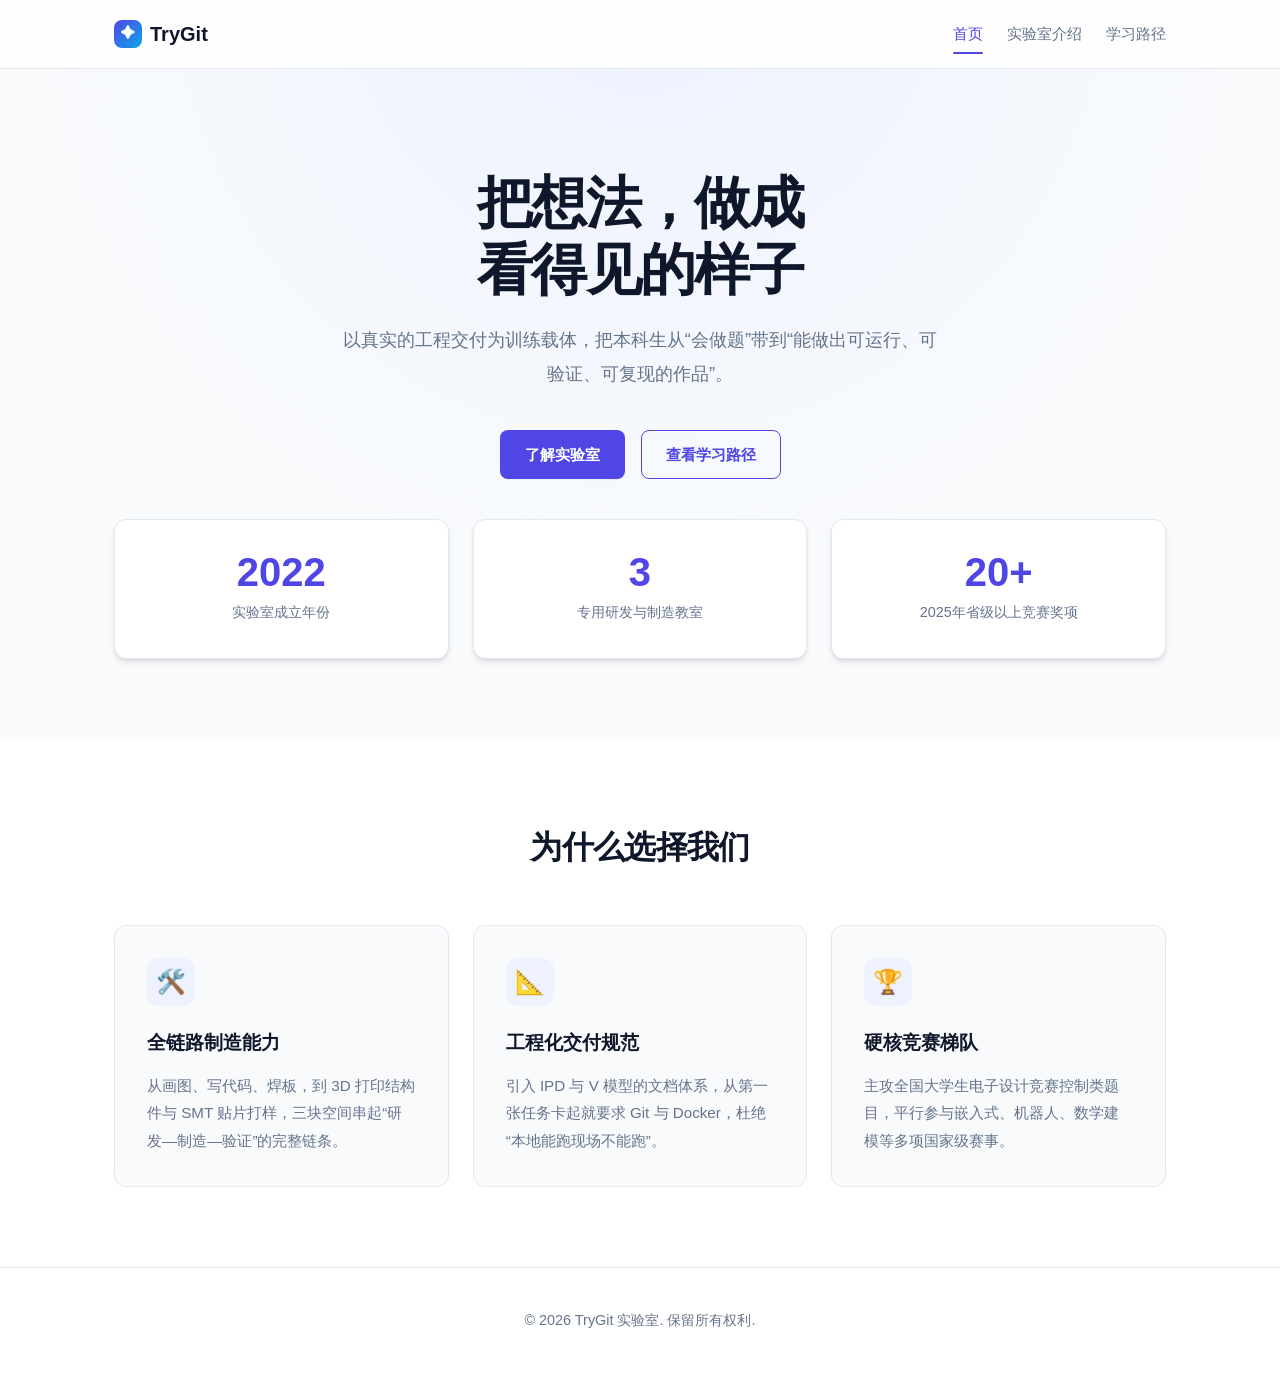
<file: index.html>
<!DOCTYPE html>
<html lang="zh-CN">
<head>
  <meta charset="UTF-8">
  <meta name="viewport" content="width=device-width, initial-scale=1.0">
  <title>TryGit 实验室 - 首页</title>
  <link rel="icon" href="data:image/svg+xml,<svg xmlns='http://www.w3.org/2000/svg' viewBox='0 0 100 100'><text y='.9em' font-size='90'>✦</text></svg>">
  <link rel="stylesheet" href="css/style.css">
</head>
<body>

  <!-- 导航栏 -->
  <header class="site-header">
    <div class="container">
      <a href="index.html" class="logo">
        <span class="logo-mark">✦</span> TryGit
      </a>
      <button class="menu-toggle" aria-label="打开菜单">☰</button>
      <nav class="site-nav">
        <a href="index.html" class="active">首页</a>
        <a href="about.html">实验室介绍</a>
        <a href="path.html">学习路径</a>
      </nav>
    </div>
  </header>

  <!-- 首屏 Hero -->
  <section class="hero-home">
    <div class="container">
      <h1>把想法，做成<br>看得见的样子</h1>
      <p>以真实的工程交付为训练载体，把本科生从“会做题”带到“能做出可运行、可验证、可复现的作品”。</p>
      <div class="hero-actions">
        <a href="about.html" class="btn btn-primary">了解实验室</a>
        <a href="path.html" class="btn btn-outline">查看学习路径</a>
      </div>
    </div>
  </section>

  <!-- 数据统计 -->
  <div class="container">
    <div class="stats-grid">
      <div class="stat-card">
        <div class="stat-number">2022</div>
        <div class="stat-label">实验室成立年份</div>
      </div>
      <div class="stat-card">
        <div class="stat-number">3</div>
        <div class="stat-label">专用研发与制造教室</div>
      </div>
      <div class="stat-card">
        <div class="stat-number">20+</div>
        <div class="stat-label">2025年省级以上竞赛奖项</div>
      </div>
    </div>
  </div>

  <!-- 核心特色 -->
  <section class="features-section">
    <div class="container">
      <h2 class="section-title">为什么选择我们</h2>
      <div class="card-grid">
        <div class="feature-card">
          <div class="feature-icon">🛠️</div>
          <h3>全链路制造能力</h3>
          <p>从画图、写代码、焊板，到 3D 打印结构件与 SMT 贴片打样，三块空间串起“研发—制造—验证”的完整链条。</p>
        </div>
        <div class="feature-card">
          <div class="feature-icon">📐</div>
          <h3>工程化交付规范</h3>
          <p>引入 IPD 与 V 模型的文档体系，从第一张任务卡起就要求 Git 与 Docker，杜绝“本地能跑现场不能跑”。</p>
        </div>
        <div class="feature-card">
          <div class="feature-icon">🏆</div>
          <h3>硬核竞赛梯队</h3>
          <p>主攻全国大学生电子设计竞赛控制类题目，平行参与嵌入式、机器人、数学建模等多项国家级赛事。</p>
        </div>
      </div>
    </div>
  </section>

  <!-- 页脚 -->
  <footer class="site-footer">
    <div class="container">
      <p>&copy; 2026 TryGit 实验室. 保留所有权利.</p>
    </div>
  </footer>

  <button class="to-top" aria-label="回到顶部">↑</button>
  <script src="js/main.js"></script>
</body>
</html>
</file>
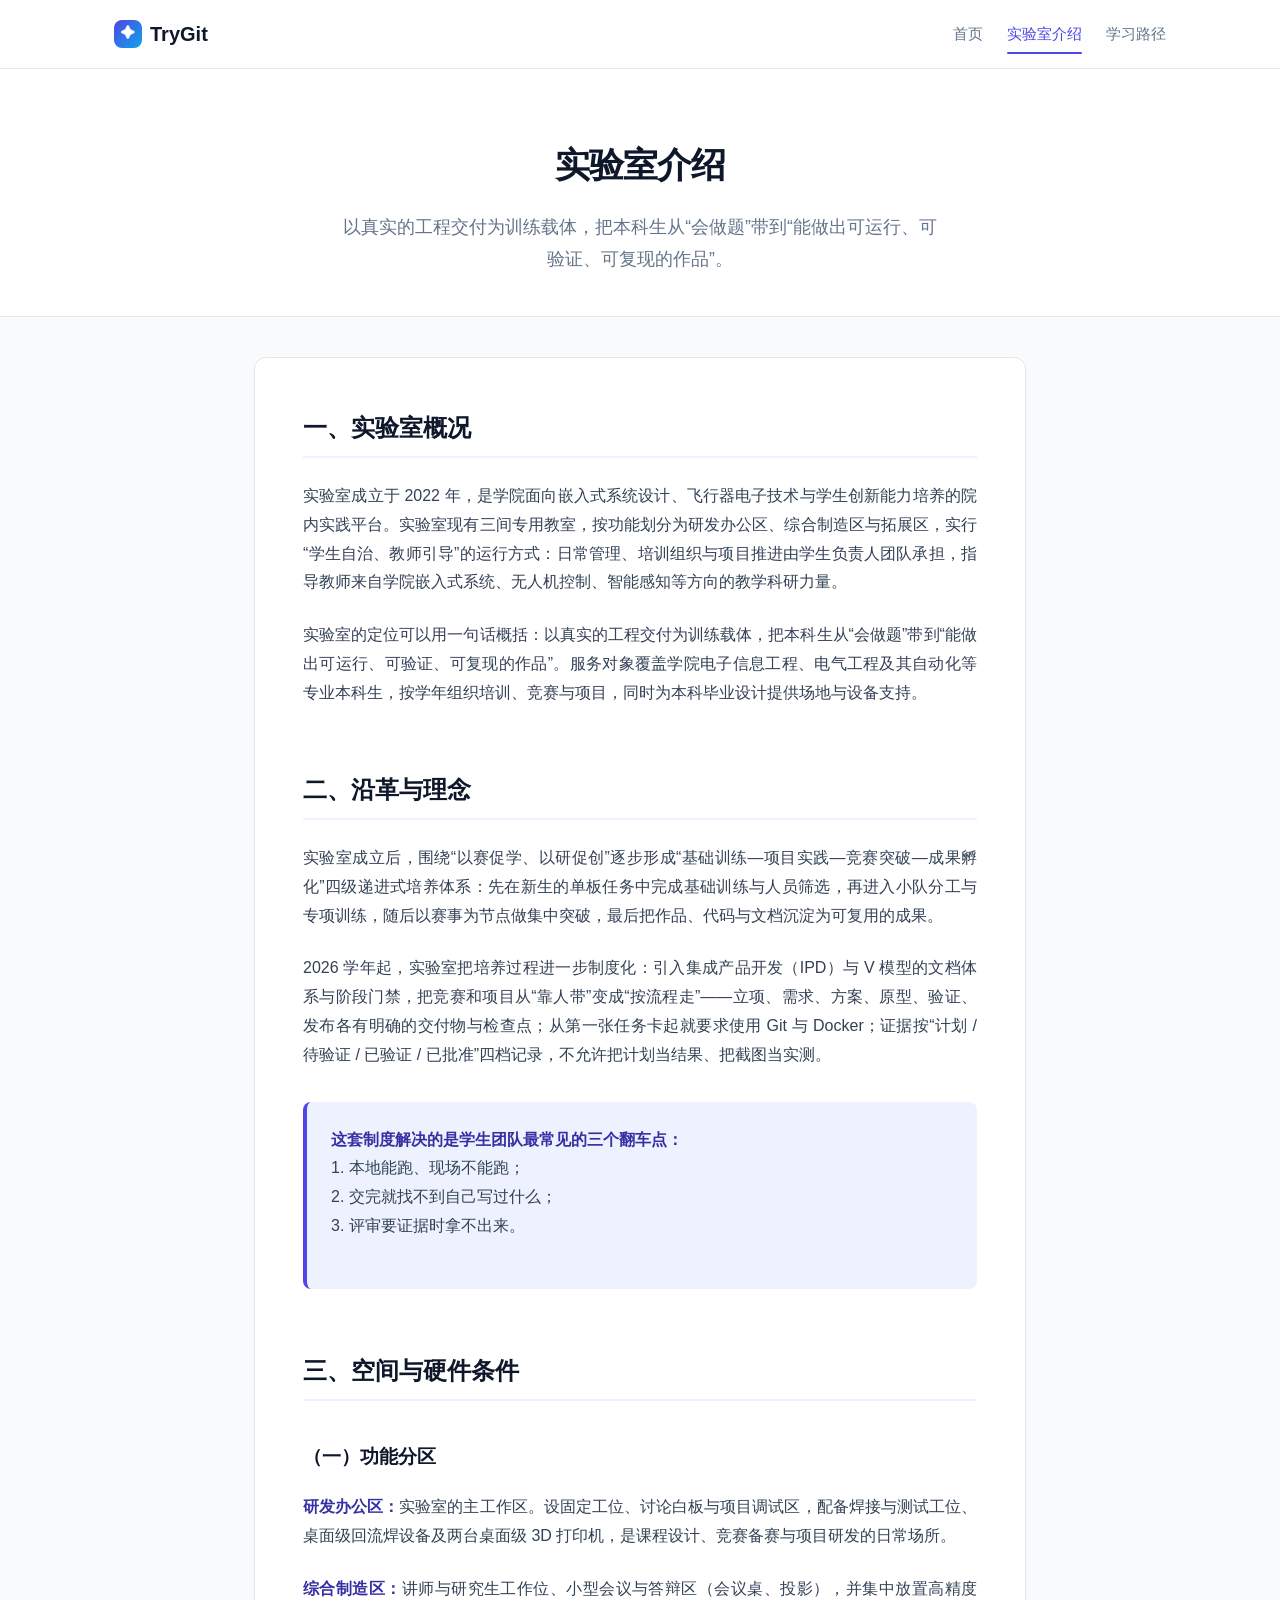
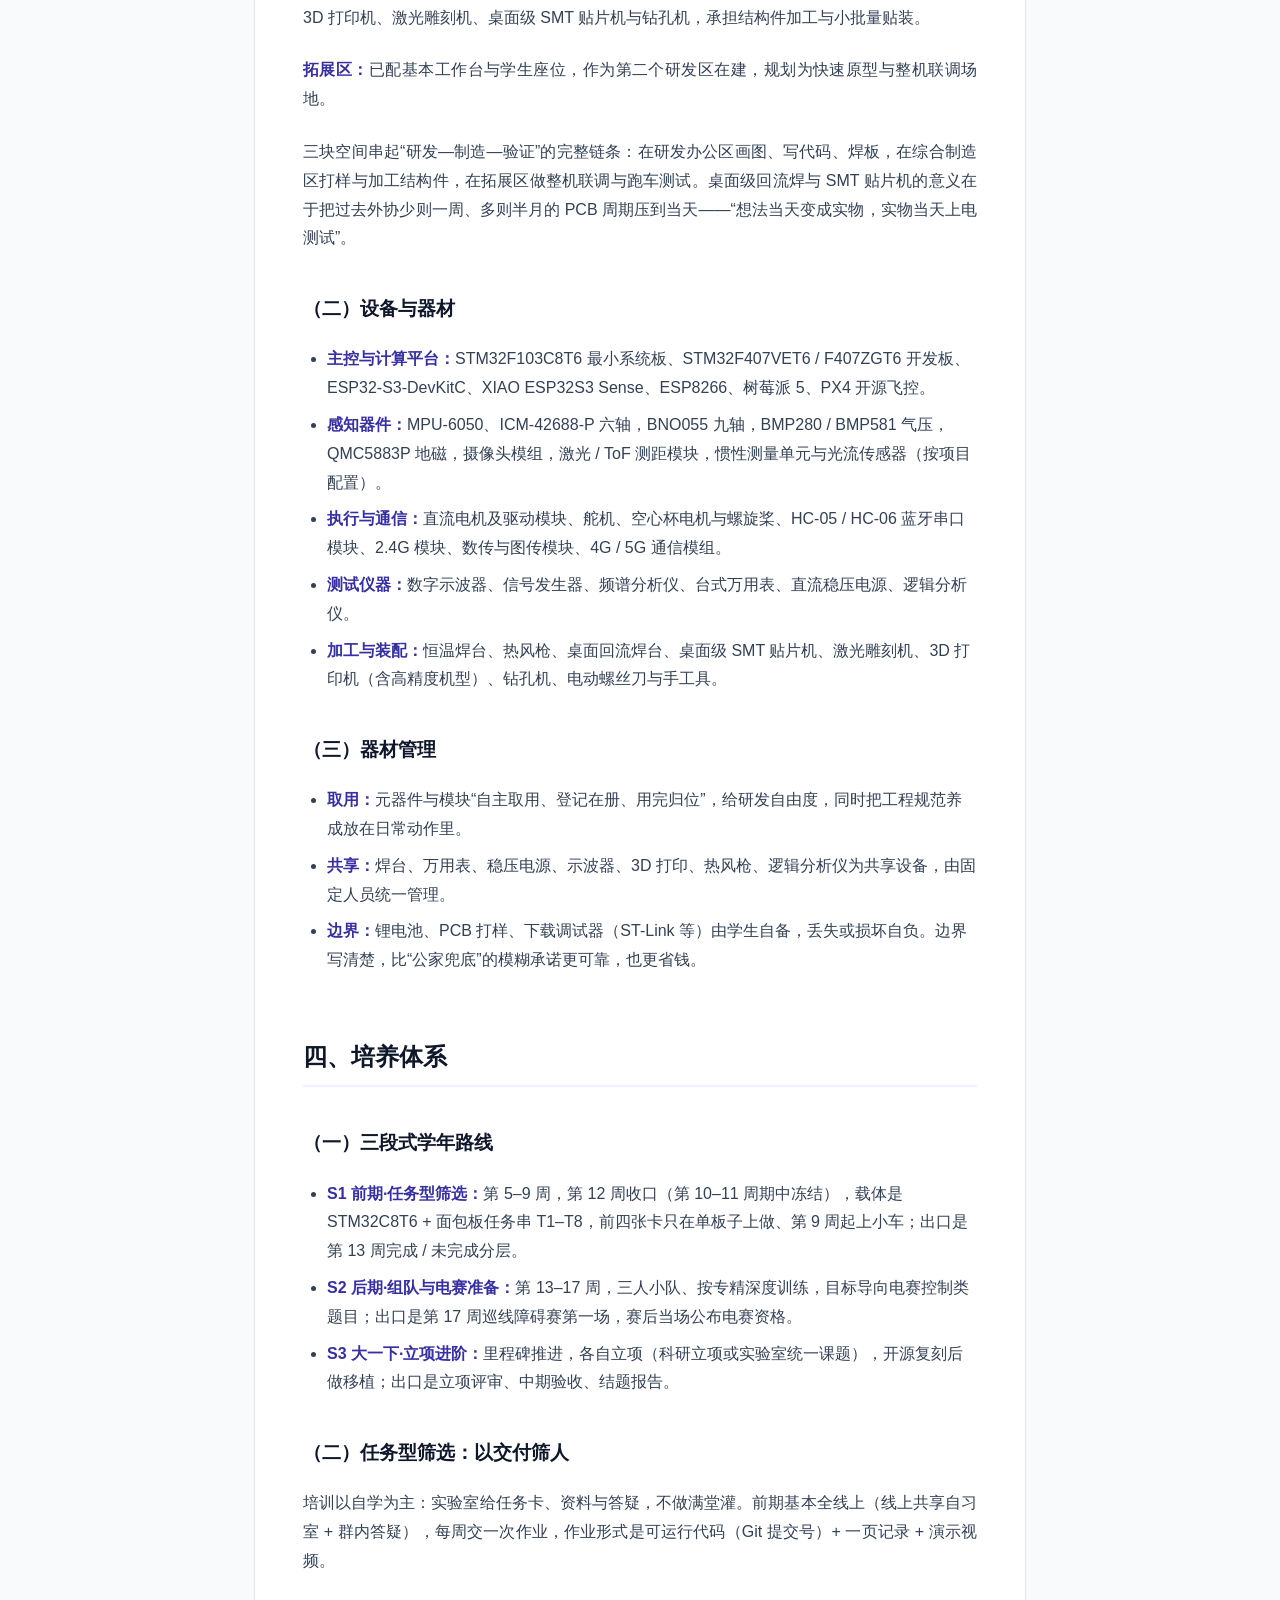
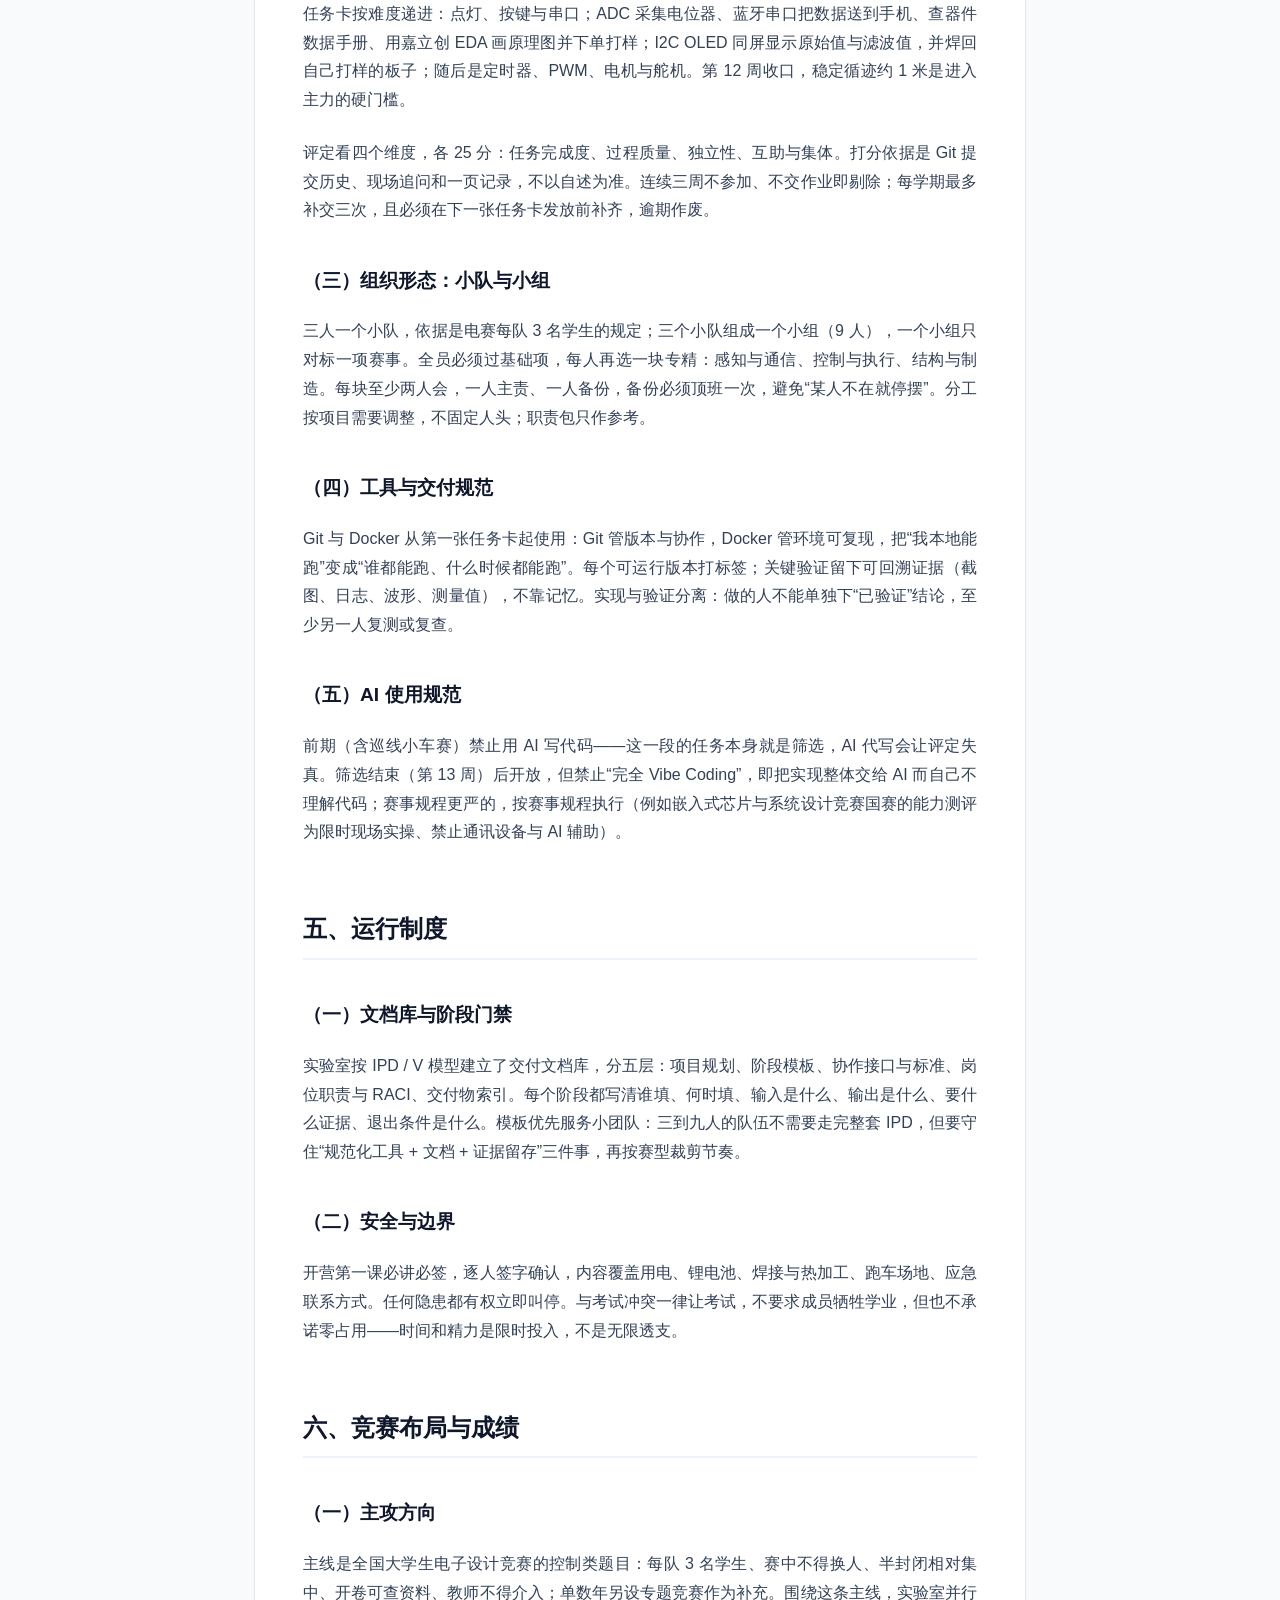
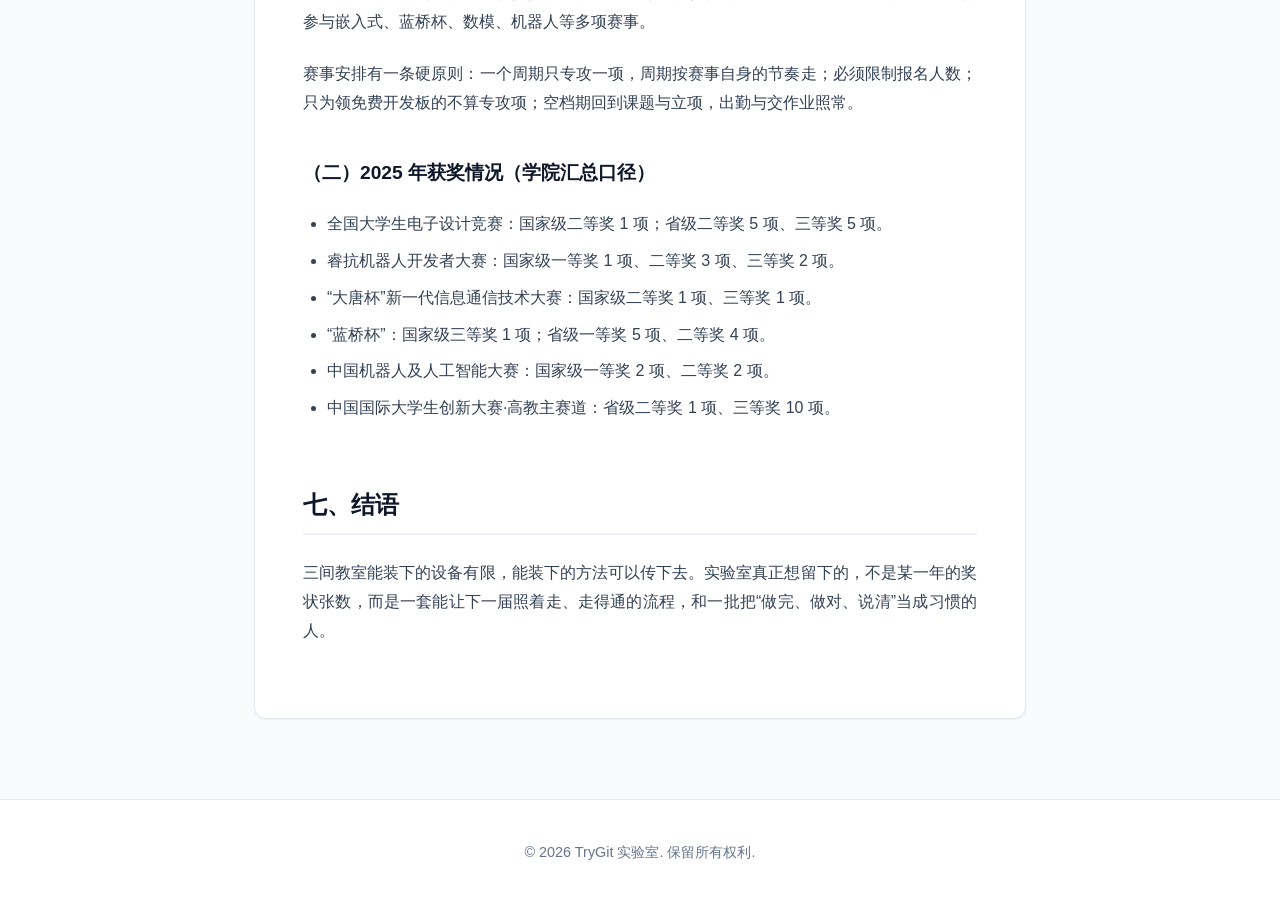
<file: about.html>
<!DOCTYPE html>
<html lang="zh-CN">
<head>
  <meta charset="UTF-8">
  <meta name="viewport" content="width=device-width, initial-scale=1.0">
  <title>实验室介绍 - TryGit</title>
  <link rel="icon" href="data:image/svg+xml,<svg xmlns='http://www.w3.org/2000/svg' viewBox='0 0 100 100'><text y='.9em' font-size='90'>✦</text></svg>">
  <link rel="stylesheet" href="css/style.css">
</head>
<body>

  <header class="site-header">
    <div class="container">
      <a href="index.html" class="logo">
        <span class="logo-mark">✦</span> TryGit
      </a>
      <button class="menu-toggle" aria-label="打开菜单">☰</button>
      <nav class="site-nav">
        <a href="index.html">首页</a>
        <a href="about.html" class="active">实验室介绍</a>
        <a href="path.html">学习路径</a>
      </nav>
    </div>
  </header>

  <section class="article-header">
    <div class="container-narrow">
      <h1>实验室介绍</h1>
      <p>以真实的工程交付为训练载体，把本科生从“会做题”带到“能做出可运行、可验证、可复现的作品”。</p>
    </div>
  </section>

  <div class="container-narrow">
    <article class="article-content">
      <h2>一、实验室概况</h2>
      <p>实验室成立于 2022 年，是学院面向嵌入式系统设计、飞行器电子技术与学生创新能力培养的院内实践平台。实验室现有三间专用教室，按功能划分为研发办公区、综合制造区与拓展区，实行“学生自治、教师引导”的运行方式：日常管理、培训组织与项目推进由学生负责人团队承担，指导教师来自学院嵌入式系统、无人机控制、智能感知等方向的教学科研力量。</p>
      <p>实验室的定位可以用一句话概括：以真实的工程交付为训练载体，把本科生从“会做题”带到“能做出可运行、可验证、可复现的作品”。服务对象覆盖学院电子信息工程、电气工程及其自动化等专业本科生，按学年组织培训、竞赛与项目，同时为本科毕业设计提供场地与设备支持。</p>

      <h2>二、沿革与理念</h2>
      <p>实验室成立后，围绕“以赛促学、以研促创”逐步形成“基础训练—项目实践—竞赛突破—成果孵化”四级递进式培养体系：先在新生的单板任务中完成基础训练与人员筛选，再进入小队分工与专项训练，随后以赛事为节点做集中突破，最后把作品、代码与文档沉淀为可复用的成果。</p>
      <p>2026 学年起，实验室把培养过程进一步制度化：引入集成产品开发（IPD）与 V 模型的文档体系与阶段门禁，把竞赛和项目从“靠人带”变成“按流程走”——立项、需求、方案、原型、验证、发布各有明确的交付物与检查点；从第一张任务卡起就要求使用 Git 与 Docker；证据按“计划 / 待验证 / 已验证 / 已批准”四档记录，不允许把计划当结果、把截图当实测。</p>
      
      <div class="highlight-box">
        <p><strong>这套制度解决的是学生团队最常见的三个翻车点：</strong><br>1. 本地能跑、现场不能跑；<br>2. 交完就找不到自己写过什么；<br>3. 评审要证据时拿不出来。</p>
      </div>

      <h2>三、空间与硬件条件</h2>
      <h3>（一）功能分区</h3>
      <p><strong>研发办公区：</strong>实验室的主工作区。设固定工位、讨论白板与项目调试区，配备焊接与测试工位、桌面级回流焊设备及两台桌面级 3D 打印机，是课程设计、竞赛备赛与项目研发的日常场所。</p>
      <p><strong>综合制造区：</strong>讲师与研究生工作位、小型会议与答辩区（会议桌、投影），并集中放置高精度 3D 打印机、激光雕刻机、桌面级 SMT 贴片机与钻孔机，承担结构件加工与小批量贴装。</p>
      <p><strong>拓展区：</strong>已配基本工作台与学生座位，作为第二个研发区在建，规划为快速原型与整机联调场地。</p>
      <p>三块空间串起“研发—制造—验证”的完整链条：在研发办公区画图、写代码、焊板，在综合制造区打样与加工结构件，在拓展区做整机联调与跑车测试。桌面级回流焊与 SMT 贴片机的意义在于把过去外协少则一周、多则半月的 PCB 周期压到当天——“想法当天变成实物，实物当天上电测试”。</p>

      <h3>（二）设备与器材</h3>
      <ul>
        <li><strong>主控与计算平台：</strong>STM32F103C8T6 最小系统板、STM32F407VET6 / F407ZGT6 开发板、ESP32-S3-DevKitC、XIAO ESP32S3 Sense、ESP8266、树莓派 5、PX4 开源飞控。</li>
        <li><strong>感知器件：</strong>MPU-6050、ICM-42688-P 六轴，BNO055 九轴，BMP280 / BMP581 气压，QMC5883P 地磁，摄像头模组，激光 / ToF 测距模块，惯性测量单元与光流传感器（按项目配置）。</li>
        <li><strong>执行与通信：</strong>直流电机及驱动模块、舵机、空心杯电机与螺旋桨、HC-05 / HC-06 蓝牙串口模块、2.4G 模块、数传与图传模块、4G / 5G 通信模组。</li>
        <li><strong>测试仪器：</strong>数字示波器、信号发生器、频谱分析仪、台式万用表、直流稳压电源、逻辑分析仪。</li>
        <li><strong>加工与装配：</strong>恒温焊台、热风枪、桌面回流焊台、桌面级 SMT 贴片机、激光雕刻机、3D 打印机（含高精度机型）、钻孔机、电动螺丝刀与手工具。</li>
      </ul>

      <h3>（三）器材管理</h3>
      <ul>
        <li><strong>取用：</strong>元器件与模块“自主取用、登记在册、用完归位”，给研发自由度，同时把工程规范养成放在日常动作里。</li>
        <li><strong>共享：</strong>焊台、万用表、稳压电源、示波器、3D 打印、热风枪、逻辑分析仪为共享设备，由固定人员统一管理。</li>
        <li><strong>边界：</strong>锂电池、PCB 打样、下载调试器（ST-Link 等）由学生自备，丢失或损坏自负。边界写清楚，比“公家兜底”的模糊承诺更可靠，也更省钱。</li>
      </ul>

      <h2>四、培养体系</h2>
      <h3>（一）三段式学年路线</h3>
      <ul>
        <li><strong>S1 前期·任务型筛选：</strong>第 5–9 周，第 12 周收口（第 10–11 周期中冻结），载体是 STM32C8T6 + 面包板任务串 T1–T8，前四张卡只在单板子上做、第 9 周起上小车；出口是第 13 周完成 / 未完成分层。</li>
        <li><strong>S2 后期·组队与电赛准备：</strong>第 13–17 周，三人小队、按专精深度训练，目标导向电赛控制类题目；出口是第 17 周巡线障碍赛第一场，赛后当场公布电赛资格。</li>
        <li><strong>S3 大一下·立项进阶：</strong>里程碑推进，各自立项（科研立项或实验室统一课题），开源复刻后做移植；出口是立项评审、中期验收、结题报告。</li>
      </ul>

      <h3>（二）任务型筛选：以交付筛人</h3>
      <p>培训以自学为主：实验室给任务卡、资料与答疑，不做满堂灌。前期基本全线上（线上共享自习室 + 群内答疑），每周交一次作业，作业形式是可运行代码（Git 提交号）+ 一页记录 + 演示视频。</p>
      <p>任务卡按难度递进：点灯、按键与串口；ADC 采集电位器、蓝牙串口把数据送到手机、查器件数据手册、用嘉立创 EDA 画原理图并下单打样；I2C OLED 同屏显示原始值与滤波值，并焊回自己打样的板子；随后是定时器、PWM、电机与舵机。第 12 周收口，稳定循迹约 1 米是进入主力的硬门槛。</p>
      <p>评定看四个维度，各 25 分：任务完成度、过程质量、独立性、互助与集体。打分依据是 Git 提交历史、现场追问和一页记录，不以自述为准。连续三周不参加、不交作业即剔除；每学期最多补交三次，且必须在下一张任务卡发放前补齐，逾期作废。</p>

      <h3>（三）组织形态：小队与小组</h3>
      <p>三人一个小队，依据是电赛每队 3 名学生的规定；三个小队组成一个小组（9 人），一个小组只对标一项赛事。全员必须过基础项，每人再选一块专精：感知与通信、控制与执行、结构与制造。每块至少两人会，一人主责、一人备份，备份必须顶班一次，避免“某人不在就停摆”。分工按项目需要调整，不固定人头；职责包只作参考。</p>

      <h3>（四）工具与交付规范</h3>
      <p>Git 与 Docker 从第一张任务卡起使用：Git 管版本与协作，Docker 管环境可复现，把“我本地能跑”变成“谁都能跑、什么时候都能跑”。每个可运行版本打标签；关键验证留下可回溯证据（截图、日志、波形、测量值），不靠记忆。实现与验证分离：做的人不能单独下“已验证”结论，至少另一人复测或复查。</p>

      <h3>（五）AI 使用规范</h3>
      <p>前期（含巡线小车赛）禁止用 AI 写代码——这一段的任务本身就是筛选，AI 代写会让评定失真。筛选结束（第 13 周）后开放，但禁止“完全 Vibe Coding”，即把实现整体交给 AI 而自己不理解代码；赛事规程更严的，按赛事规程执行（例如嵌入式芯片与系统设计竞赛国赛的能力测评为限时现场实操、禁止通讯设备与 AI 辅助）。</p>

      <h2>五、运行制度</h2>
      <h3>（一）文档库与阶段门禁</h3>
      <p>实验室按 IPD / V 模型建立了交付文档库，分五层：项目规划、阶段模板、协作接口与标准、岗位职责与 RACI、交付物索引。每个阶段都写清谁填、何时填、输入是什么、输出是什么、要什么证据、退出条件是什么。模板优先服务小团队：三到九人的队伍不需要走完整套 IPD，但要守住“规范化工具 + 文档 + 证据留存”三件事，再按赛型裁剪节奏。</p>
      
      <h3>（二）安全与边界</h3>
      <p>开营第一课必讲必签，逐人签字确认，内容覆盖用电、锂电池、焊接与热加工、跑车场地、应急联系方式。任何隐患都有权立即叫停。与考试冲突一律让考试，不要求成员牺牲学业，但也不承诺零占用——时间和精力是限时投入，不是无限透支。</p>

      <!-- 由于篇幅限制，后续章节省略，保留了核心内容，具体你可以根据原文本继续补充 -->
      
      <h2>六、竞赛布局与成绩</h2>
      <h3>（一）主攻方向</h3>
      <p>主线是全国大学生电子设计竞赛的控制类题目：每队 3 名学生、赛中不得换人、半封闭相对集中、开卷可查资料、教师不得介入；单数年另设专题竞赛作为补充。围绕这条主线，实验室并行参与嵌入式、蓝桥杯、数模、机器人等多项赛事。</p>
      <p>赛事安排有一条硬原则：一个周期只专攻一项，周期按赛事自身的节奏走；必须限制报名人数；只为领免费开发板的不算专攻项；空档期回到课题与立项，出勤与交作业照常。</p>

      <h3>（二）2025 年获奖情况（学院汇总口径）</h3>
      <ul>
        <li>全国大学生电子设计竞赛：国家级二等奖 1 项；省级二等奖 5 项、三等奖 5 项。</li>
        <li>睿抗机器人开发者大赛：国家级一等奖 1 项、二等奖 3 项、三等奖 2 项。</li>
        <li>“大唐杯”新一代信息通信技术大赛：国家级二等奖 1 项、三等奖 1 项。</li>
        <li>“蓝桥杯”：国家级三等奖 1 项；省级一等奖 5 项、二等奖 4 项。</li>
        <li>中国机器人及人工智能大赛：国家级一等奖 2 项、二等奖 2 项。</li>
        <li>中国国际大学生创新大赛·高教主赛道：省级二等奖 1 项、三等奖 10 项。</li>
      </ul>

      <h2>七、结语</h2>
      <p>三间教室能装下的设备有限，能装下的方法可以传下去。实验室真正想留下的，不是某一年的奖状张数，而是一套能让下一届照着走、走得通的流程，和一批把“做完、做对、说清”当成习惯的人。</p>
    </article>
  </div>

  <footer class="site-footer">
    <div class="container">
      <p>&copy; 2026 TryGit 实验室. 保留所有权利.</p>
    </div>
  </footer>

  <button class="to-top" aria-label="回到顶部">↑</button>
  <script src="js/main.js"></script>
</body>
</html>
</file>
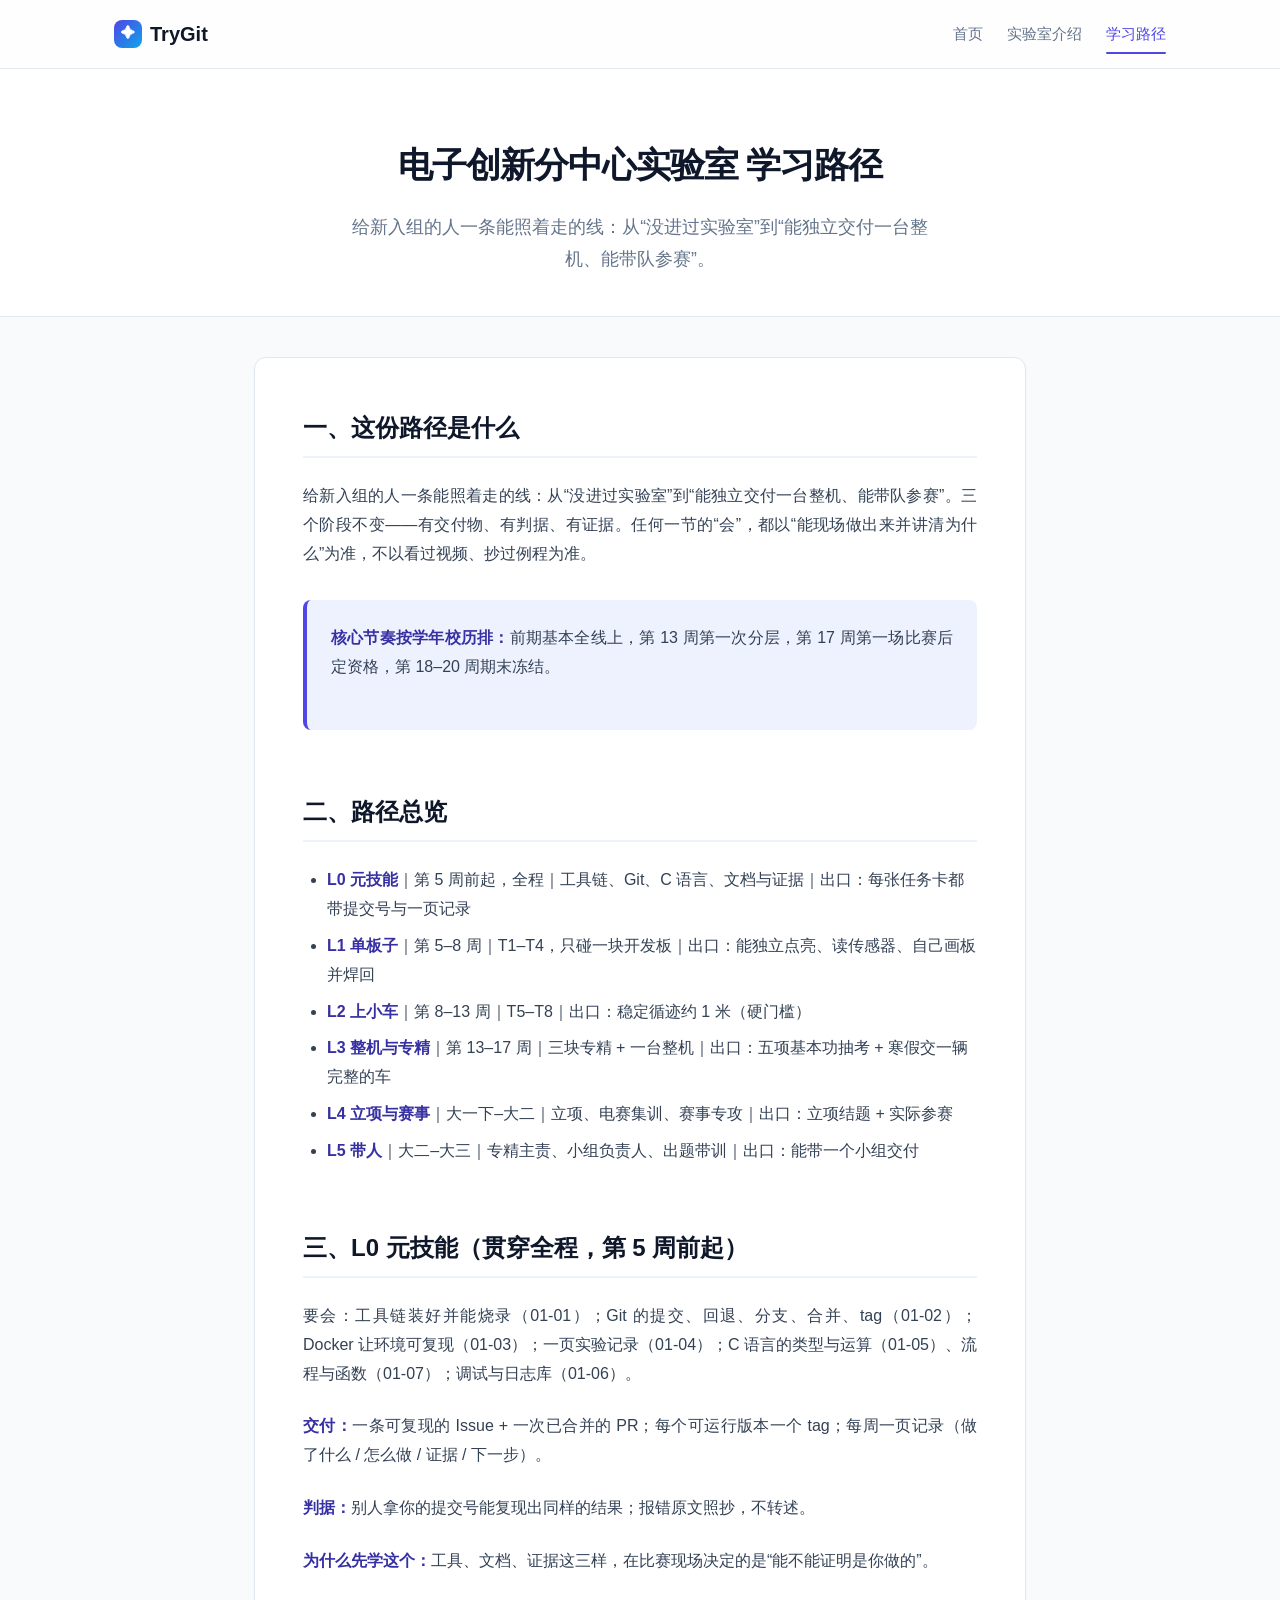
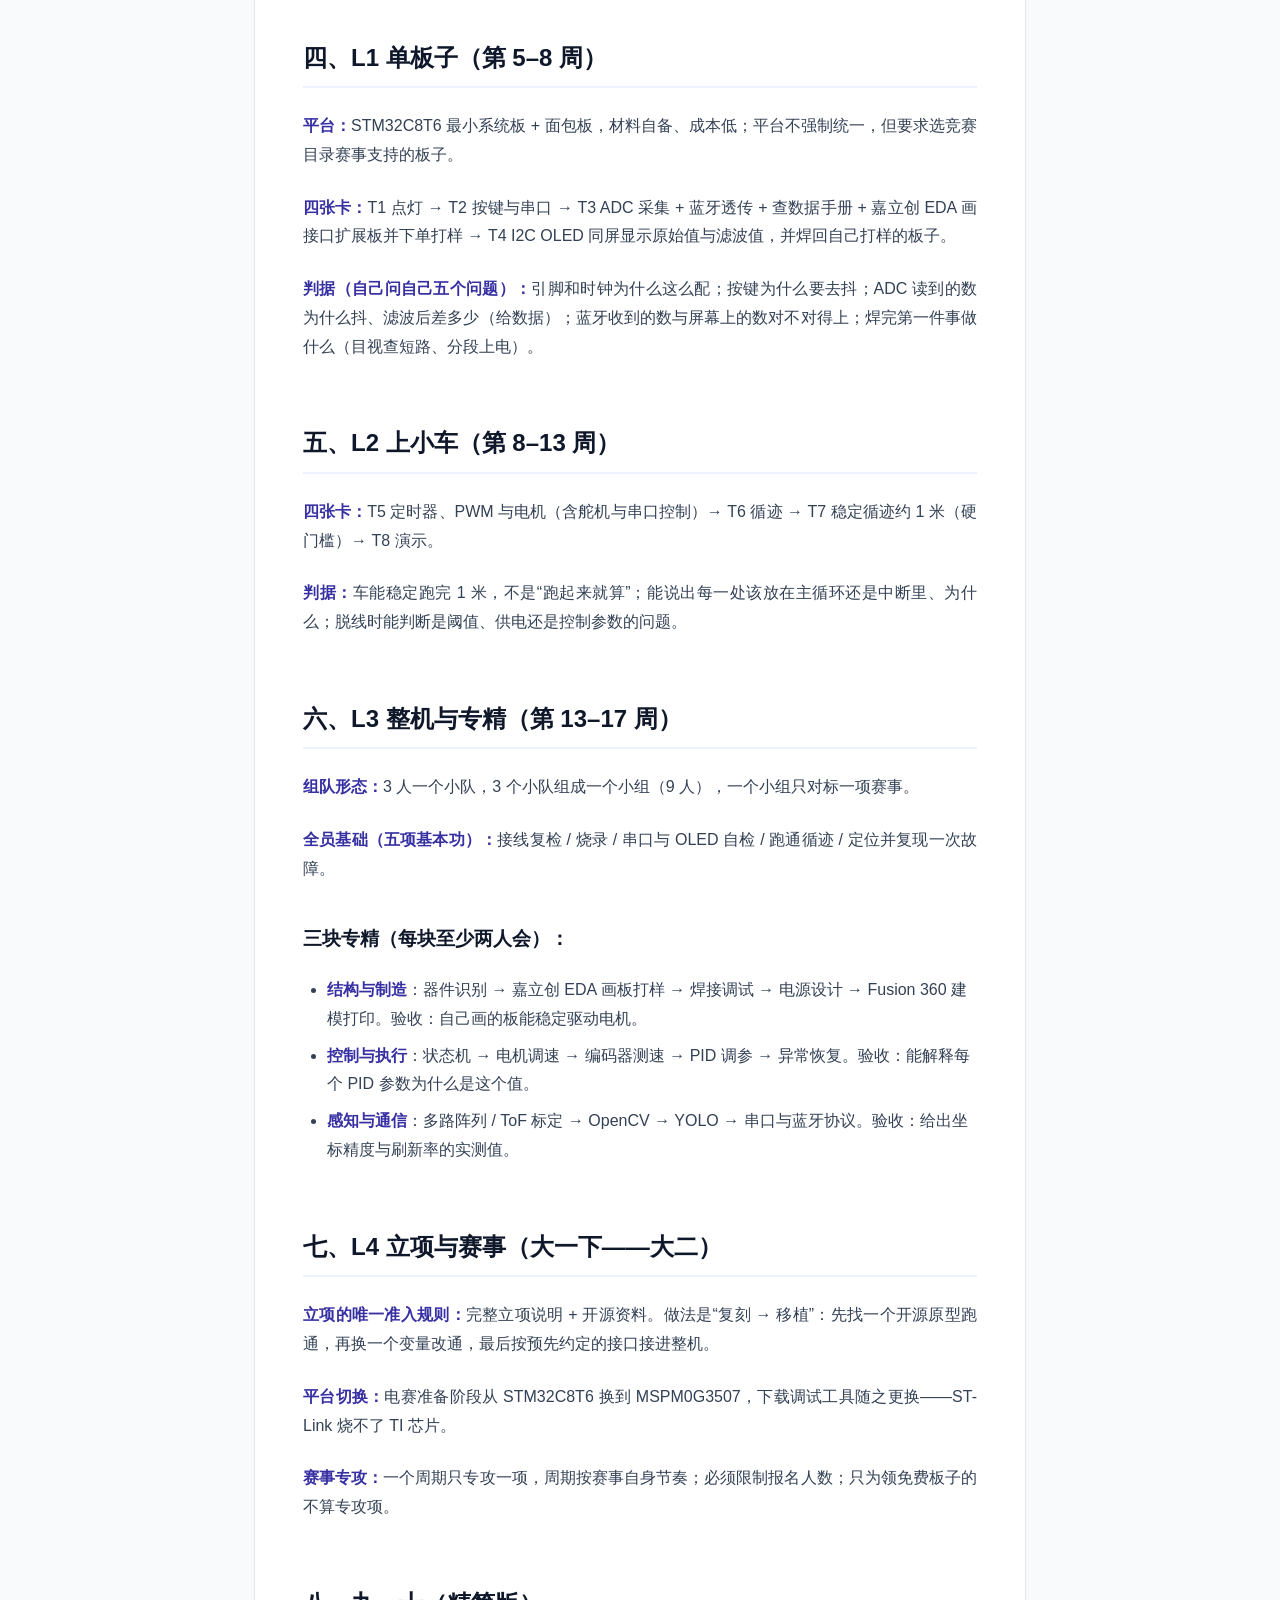
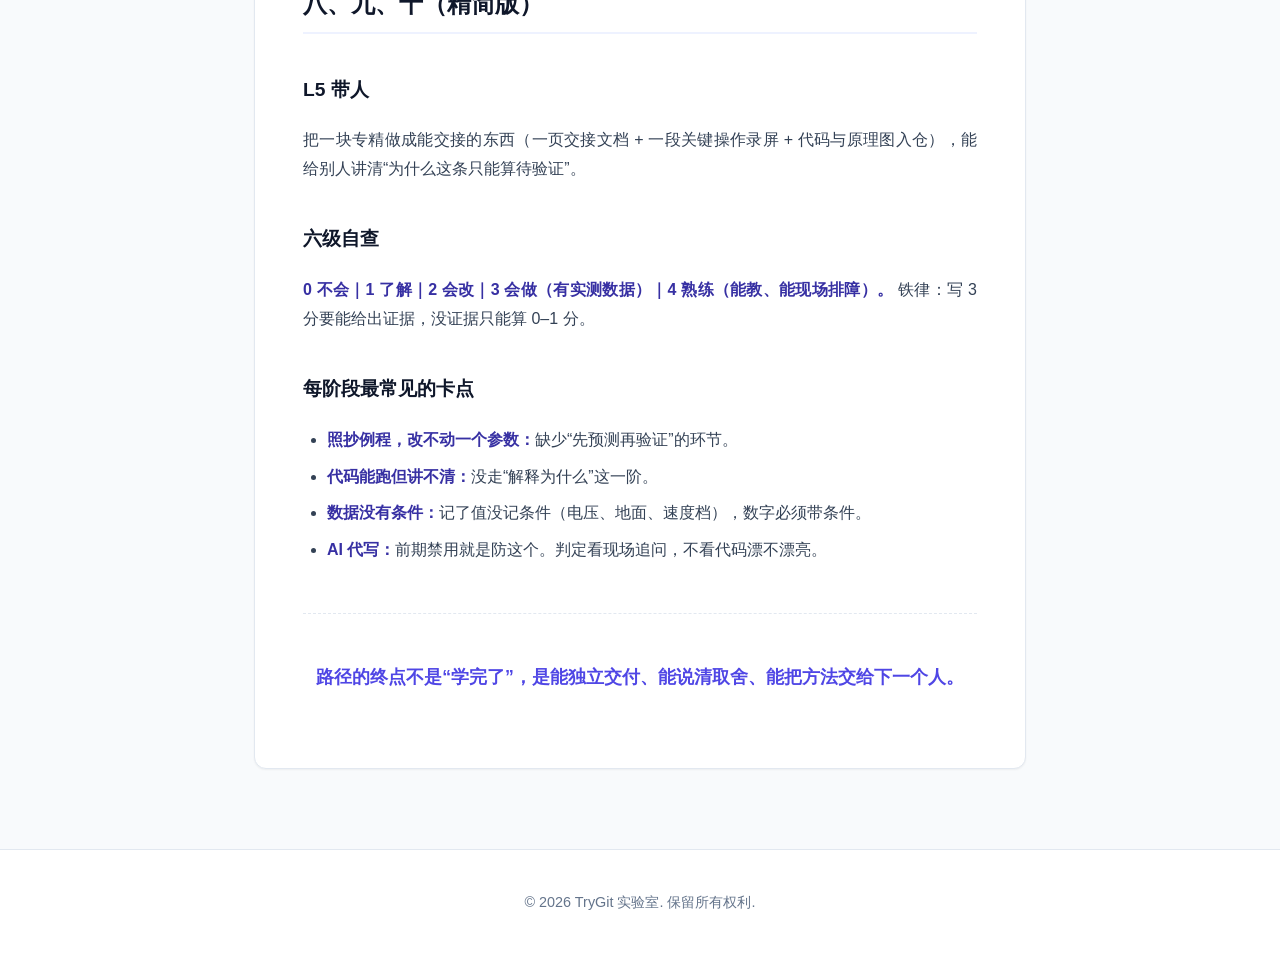
<file: path.html>
<!DOCTYPE html>
<html lang="zh-CN">
<head>
  <meta charset="UTF-8">
  <meta name="viewport" content="width=device-width, initial-scale=1.0">
  <title>学习路径 - TryGit</title>
  <link rel="icon" href="data:image/svg+xml,<svg xmlns='http://www.w3.org/2000/svg' viewBox='0 0 100 100'><text y='.9em' font-size='90'>✦</text></svg>">
  <link rel="stylesheet" href="css/style.css">
</head>
<body>

  <header class="site-header">
    <div class="container">
      <a href="index.html" class="logo">
        <span class="logo-mark">✦</span> TryGit
      </a>
      <button class="menu-toggle" aria-label="打开菜单">☰</button>
      <nav class="site-nav">
        <a href="index.html">首页</a>
        <a href="about.html">实验室介绍</a>
        <a href="path.html" class="active">学习路径</a>
      </nav>
    </div>
  </header>

  <section class="article-header">
    <div class="container-narrow">
      <h1>电子创新分中心实验室 学习路径</h1>
      <p>给新入组的人一条能照着走的线：从“没进过实验室”到“能独立交付一台整机、能带队参赛”。</p>
    </div>
  </section>

  <div class="container-narrow">
    <article class="article-content">
      <h2>一、这份路径是什么</h2>
      <p>给新入组的人一条能照着走的线：从“没进过实验室”到“能独立交付一台整机、能带队参赛”。三个阶段不变——有交付物、有判据、有证据。任何一节的“会”，都以“能现场做出来并讲清为什么”为准，不以看过视频、抄过例程为准。</p>
      
      <div class="highlight-box">
        <p><strong>核心节奏按学年校历排：</strong>前期基本全线上，第 13 周第一次分层，第 17 周第一场比赛后定资格，第 18–20 周期末冻结。</p>
      </div>

      <h2>二、路径总览</h2>
      <ul>
        <li><strong>L0 元技能</strong>｜第 5 周前起，全程｜工具链、Git、C 语言、文档与证据｜出口：每张任务卡都带提交号与一页记录</li>
        <li><strong>L1 单板子</strong>｜第 5–8 周｜T1–T4，只碰一块开发板｜出口：能独立点亮、读传感器、自己画板并焊回</li>
        <li><strong>L2 上小车</strong>｜第 8–13 周｜T5–T8｜出口：稳定循迹约 1 米（硬门槛）</li>
        <li><strong>L3 整机与专精</strong>｜第 13–17 周｜三块专精 + 一台整机｜出口：五项基本功抽考 + 寒假交一辆完整的车</li>
        <li><strong>L4 立项与赛事</strong>｜大一下–大二｜立项、电赛集训、赛事专攻｜出口：立项结题 + 实际参赛</li>
        <li><strong>L5 带人</strong>｜大二–大三｜专精主责、小组负责人、出题带训｜出口：能带一个小组交付</li>
      </ul>

      <h2>三、L0 元技能（贯穿全程，第 5 周前起）</h2>
      <p>要会：工具链装好并能烧录（01-01）；Git 的提交、回退、分支、合并、tag（01-02）；Docker 让环境可复现（01-03）；一页实验记录（01-04）；C 语言的类型与运算（01-05）、流程与函数（01-07）；调试与日志库（01-06）。</p>
      <p><strong>交付：</strong>一条可复现的 Issue + 一次已合并的 PR；每个可运行版本一个 tag；每周一页记录（做了什么 / 怎么做 / 证据 / 下一步）。</p>
      <p><strong>判据：</strong>别人拿你的提交号能复现出同样的结果；报错原文照抄，不转述。</p>
      <p><strong>为什么先学这个：</strong>工具、文档、证据这三样，在比赛现场决定的是“能不能证明是你做的”。</p>

      <h2>四、L1 单板子（第 5–8 周）</h2>
      <p><strong>平台：</strong>STM32C8T6 最小系统板 + 面包板，材料自备、成本低；平台不强制统一，但要求选竞赛目录赛事支持的板子。</p>
      <p><strong>四张卡：</strong>T1 点灯 → T2 按键与串口 → T3 ADC 采集 + 蓝牙透传 + 查数据手册 + 嘉立创 EDA 画接口扩展板并下单打样 → T4 I2C OLED 同屏显示原始值与滤波值，并焊回自己打样的板子。</p>
      <p><strong>判据（自己问自己五个问题）：</strong>引脚和时钟为什么这么配；按键为什么要去抖；ADC 读到的数为什么抖、滤波后差多少（给数据）；蓝牙收到的数与屏幕上的数对不对得上；焊完第一件事做什么（目视查短路、分段上电）。</p>

      <h2>五、L2 上小车（第 8–13 周）</h2>
      <p><strong>四张卡：</strong>T5 定时器、PWM 与电机（含舵机与串口控制）→ T6 循迹 → T7 稳定循迹约 1 米（硬门槛）→ T8 演示。</p>
      <p><strong>判据：</strong>车能稳定跑完 1 米，不是“跑起来就算”；能说出每一处该放在主循环还是中断里、为什么；脱线时能判断是阈值、供电还是控制参数的问题。</p>

      <h2>六、L3 整机与专精（第 13–17 周）</h2>
      <p><strong>组队形态：</strong>3 人一个小队，3 个小队组成一个小组（9 人），一个小组只对标一项赛事。</p>
      <p><strong>全员基础（五项基本功）：</strong>接线复检 / 烧录 / 串口与 OLED 自检 / 跑通循迹 / 定位并复现一次故障。</p>
      
      <h3>三块专精（每块至少两人会）：</h3>
      <ul>
        <li><strong>结构与制造</strong>：器件识别 → 嘉立创 EDA 画板打样 → 焊接调试 → 电源设计 → Fusion 360 建模打印。验收：自己画的板能稳定驱动电机。</li>
        <li><strong>控制与执行</strong>：状态机 → 电机调速 → 编码器测速 → PID 调参 → 异常恢复。验收：能解释每个 PID 参数为什么是这个值。</li>
        <li><strong>感知与通信</strong>：多路阵列 / ToF 标定 → OpenCV → YOLO → 串口与蓝牙协议。验收：给出坐标精度与刷新率的实测值。</li>
      </ul>

      <h2>七、L4 立项与赛事（大一下——大二）</h2>
      <p><strong>立项的唯一准入规则：</strong>完整立项说明 + 开源资料。做法是“复刻 → 移植”：先找一个开源原型跑通，再换一个变量改通，最后按预先约定的接口接进整机。</p>
      <p><strong>平台切换：</strong>电赛准备阶段从 STM32C8T6 换到 MSPM0G3507，下载调试工具随之更换——ST-Link 烧不了 TI 芯片。</p>
      <p><strong>赛事专攻：</strong>一个周期只专攻一项，周期按赛事自身节奏；必须限制报名人数；只为领免费板子的不算专攻项。</p>

      <h2>八、九、十（精简版）</h2>
      <h3>L5 带人</h3>
      <p>把一块专精做成能交接的东西（一页交接文档 + 一段关键操作录屏 + 代码与原理图入仓），能给别人讲清“为什么这条只能算待验证”。</p>
      
      <h3>六级自查</h3>
      <p><strong>0 不会｜1 了解｜2 会改｜3 会做（有实测数据）｜4 熟练（能教、能现场排障）。</strong> 铁律：写 3 分要能给出证据，没证据只能算 0–1 分。</p>

      <h3>每阶段最常见的卡点</h3>
      <ul>
        <li><strong>照抄例程，改不动一个参数：</strong>缺少“先预测再验证”的环节。</li>
        <li><strong>代码能跑但讲不清：</strong>没走“解释为什么”这一阶。</li>
        <li><strong>数据没有条件：</strong>记了值没记条件（电压、地面、速度档），数字必须带条件。</li>
        <li><strong>AI 代写：</strong>前期禁用就是防这个。判定看现场追问，不看代码漂不漂亮。</li>
      </ul>

      <hr>
      <p style="text-align: center; color: var(--primary); font-weight: 600; font-size: 1.1em;">
        路径的终点不是“学完了”，是能独立交付、能说清取舍、能把方法交给下一个人。
      </p>
    </article>
  </div>

  <footer class="site-footer">
    <div class="container">
      <p>&copy; 2026 TryGit 实验室. 保留所有权利.</p>
    </div>
  </footer>

  <button class="to-top" aria-label="回到顶部">↑</button>
  <script src="js/main.js"></script>
</body>
</html>
</file>
<file: css/style.css>
/* =========================================
   1. 设计变量与基础重置
   ========================================= */
:root {
  --primary: #4f46e5;
  --primary-light: #eef2ff;
  --primary-dark: #3730a3;
  --accent: #0ea5e9;
  
  --bg: #f8fafc;
  --surface: #ffffff;
  --text-main: #0f172a;
  --text-muted: #64748b;
  --border: #e2e8f0;
  
  --shadow-sm: 0 1px 2px 0 rgb(0 0 0 / 0.05);
  --shadow-md: 0 4px 6px -1px rgb(0 0 0 / 0.1), 0 2px 4px -2px rgb(0 0 0 / 0.1);
  --shadow-lg: 0 10px 15px -3px rgb(0 0 0 / 0.1), 0 4px 6px -4px rgb(0 0 0 / 0.1);
  
  --radius: 12px;
  --container-width: 1100px;
  --article-width: 820px;
}

* { box-sizing: border-box; margin: 0; padding: 0; }

html { scroll-behavior: smooth; }

body {
  font-family: -apple-system, BlinkMacSystemFont, "PingFang SC", "Microsoft YaHei", sans-serif;
  background: var(--bg);
  color: var(--text-main);
  line-height: 1.8;
  -webkit-font-smoothing: antialiased;
}

a { color: var(--primary); text-decoration: none; }
ul { list-style: none; }
img { max-width: 100%; display: block; }

.container { max-width: var(--container-width); margin: 0 auto; padding: 0 24px; }
.container-narrow { max-width: var(--article-width); margin: 0 auto; padding: 0 24px; }

/* =========================================
   2. 导航栏 (毛玻璃效果)
   ========================================= */
.site-header {
  position: sticky; top: 0; z-index: 100;
  background: rgba(255, 255, 255, 0.8);
  backdrop-filter: blur(12px);
  -webkit-backdrop-filter: blur(12px);
  border-bottom: 1px solid var(--border);
}
.site-header .container {
  display: flex; align-items: center; justify-content: space-between;
  height: 68px;
}
.logo {
  font-size: 1.25rem; font-weight: 800; color: var(--text-main);
  display: flex; align-items: center; gap: 8px;
}
.logo-mark {
  width: 28px; height: 28px; border-radius: 8px;
  background: linear-gradient(135deg, var(--primary), var(--accent));
  display: grid; place-items: center; color: white; font-size: 14px;
}

.site-nav { display: flex; gap: 24px; align-items: center; }
.site-nav a {
  color: var(--text-muted); font-size: 0.95rem; font-weight: 500;
  transition: color 0.2s; padding: 6px 0; position: relative;
}
.site-nav a:hover, .site-nav a.active { color: var(--primary); }
.site-nav a.active::after {
  content: ''; position: absolute; bottom: 0; left: 0; width: 100%;
  height: 2px; background: var(--primary); border-radius: 2px;
}

/* 移动端菜单按钮 */
.menu-toggle { display: none; background: none; border: none; cursor: pointer; color: var(--text-main); }

/* =========================================
   3. 按钮
   ========================================= */
.btn {
  display: inline-flex; align-items: center; justify-content: center;
  padding: 10px 24px; border-radius: 8px;
  font-size: 0.95rem; font-weight: 600; cursor: pointer;
  transition: all 0.2s; border: 1px solid transparent;
}
.btn-primary {
  background: var(--primary); color: white;
  box-shadow: var(--shadow-sm);
}
.btn-primary:hover {
  background: var(--primary-dark); transform: translateY(-1px); box-shadow: var(--shadow-md);
}
.btn-outline {
  background: transparent; color: var(--primary); border-color: var(--primary);
}
.btn-outline:hover { background: var(--primary-light); }

/* =========================================
   4. 首页专属样式
   ========================================= */
.hero-home {
  padding: 100px 0 80px; text-align: center;
  background: radial-gradient(circle at 50% -20%, var(--primary-light) 0%, transparent 70%);
}
.hero-home h1 { font-size: clamp(2.5rem, 5vw, 3.5rem); font-weight: 800; letter-spacing: -0.03em; margin-bottom: 20px; line-height: 1.2; }
.hero-home p { font-size: 1.15rem; color: var(--text-muted); max-width: 600px; margin: 0 auto 40px; }
.hero-actions { display: flex; gap: 16px; justify-content: center; }

.stats-grid {
  display: grid; grid-template-columns: repeat(3, 1fr); gap: 24px;
  margin: -40px auto 80px; position: relative; z-index: 10;
}
.stat-card {
  background: var(--surface); padding: 32px; border-radius: var(--radius);
  box-shadow: var(--shadow-md); text-align: center; border: 1px solid var(--border);
}
.stat-number { font-size: 2.5rem; font-weight: 800; color: var(--primary); line-height: 1; margin-bottom: 8px; }
.stat-label { color: var(--text-muted); font-size: 0.9rem; font-weight: 500; }

.features-section { padding: 80px 0; background: var(--surface); }
.section-title { text-align: center; font-size: 2rem; font-weight: 700; margin-bottom: 48px; letter-spacing: -0.02em; }
.card-grid { display: grid; grid-template-columns: repeat(auto-fit, minmax(300px, 1fr)); gap: 24px; }
.feature-card {
  padding: 32px; border-radius: var(--radius); background: var(--bg);
  border: 1px solid var(--border); transition: transform 0.3s, box-shadow 0.3s;
}
.feature-card:hover { transform: translateY(-4px); box-shadow: var(--shadow-lg); border-color: var(--primary-light); }
.feature-icon {
  width: 48px; height: 48px; border-radius: 12px; background: var(--primary-light);
  color: var(--primary); display: grid; place-items: center; margin-bottom: 20px; font-size: 24px;
}
.feature-card h3 { font-size: 1.2rem; margin-bottom: 12px; }
.feature-card p { color: var(--text-muted); font-size: 0.95rem; }

/* =========================================
   5. 长文文章页专属样式
   ========================================= */
.article-header {
  padding: 64px 0 40px; text-align: center; background: var(--surface);
  border-bottom: 1px solid var(--border); margin-bottom: 40px;
}
.article-header h1 { font-size: 2.2rem; font-weight: 800; letter-spacing: -0.03em; margin-bottom: 16px; }
.article-header p { color: var(--text-muted); font-size: 1.1rem; max-width: 600px; margin: 0 auto; }

.article-content {
  background: var(--surface); padding: 48px; border-radius: var(--radius);
  box-shadow: var(--shadow-sm); border: 1px solid var(--border); margin-bottom: 80px;
}
.article-content p { margin-bottom: 1.5em; color: #334155; text-align: justify; }
.article-content h2 {
  font-size: 1.5rem; color: var(--text-main); margin: 2.5em 0 1em;
  padding-bottom: 0.3em; border-bottom: 2px solid var(--primary-light); font-weight: 700;
}
.article-content h2:first-child { margin-top: 0; }
.article-content h3 { font-size: 1.2rem; margin: 2em 0 1em; font-weight: 600; }
.article-content ul { margin: 0 0 1.5em 1.5em; list-style: disc; color: #334155; }
.article-content li { margin-bottom: 0.5em; }
.article-content strong { color: var(--primary-dark); font-weight: 600; }
.article-content hr { border: none; border-top: 1px dashed var(--border); margin: 3em 0; }
.highlight-box {
  background: var(--primary-light); padding: 24px; border-radius: 8px;
  border-left: 4px solid var(--primary); margin: 2em 0;
}

/* =========================================
   6. 页脚与工具
   ========================================= */
.site-footer {
  text-align: center; padding: 40px 20px; color: var(--text-muted);
  font-size: 0.9rem; border-top: 1px solid var(--border); background: var(--surface);
}

.to-top {
  position: fixed; right: 24px; bottom: 24px; width: 44px; height: 44px;
  border-radius: 50%; background: var(--primary); color: white;
  display: grid; place-items: center; cursor: pointer; border: none;
  opacity: 0; visibility: hidden; transition: all 0.3s; box-shadow: var(--shadow-md);
}
.to-top.show { opacity: 1; visibility: visible; }
.to-top:hover { background: var(--primary-dark); transform: translateY(-2px); }

/* =========================================
   7. 响应式
   ========================================= */
@media (max-width: 768px) {
  .site-nav {
    display: none; position: absolute; top: 68px; left: 0; right: 0;
    background: var(--surface); flex-direction: column; padding: 20px;
    border-bottom: 1px solid var(--border); box-shadow: var(--shadow-md);
  }
  .site-nav.show { display: flex; }
  .menu-toggle { display: block; }
  .stats-grid { grid-template-columns: 1fr; margin-top: 20px; }
  .article-content { padding: 24px; }
  .hero-home { padding: 60px 0 40px; }
}
</file>
